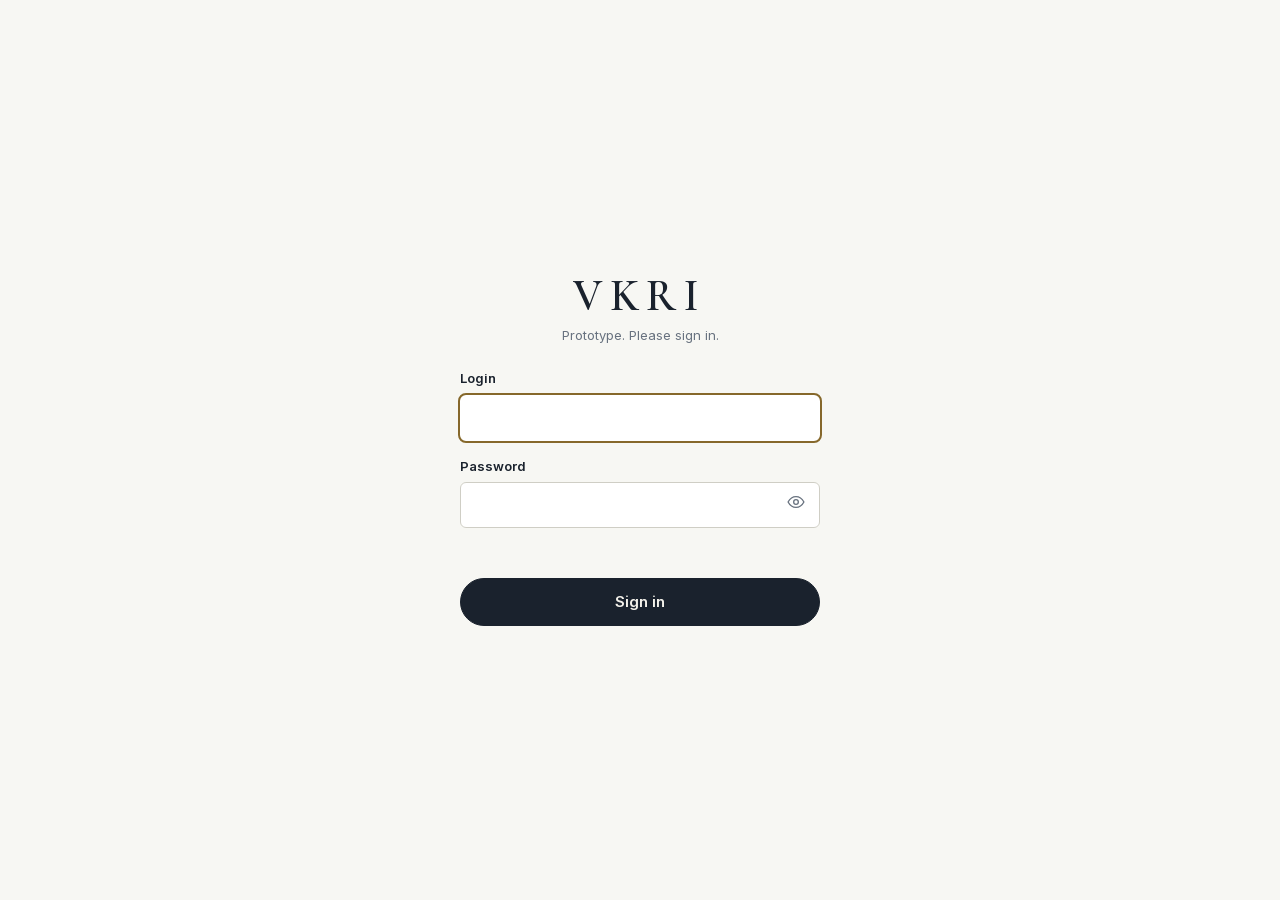
<file: index.html>
<!doctype html>
<html lang="en">
<head>
<meta charset="utf-8">
<script src="shared/gate.js?v=cdd617fdee" data-login="login.html"></script>
<meta name="robots" content="noindex, nofollow">
<meta name="viewport" content="width=device-width, initial-scale=1, viewport-fit=cover">
<meta name="theme-color" content="#F7F7F3">
<link rel="icon" href="data:,">
<title>VKRI Prototype</title>
<link rel="stylesheet" href="shared/tokens.css?v=498dd84ca2">
<link rel="stylesheet" href="shared/ui.css?v=e597a6e3cf">
<link rel="stylesheet" href="shared/tour.css?v=8158b948fa">
<style>
  .wrap { max-width: 1080px; margin: 0 auto; padding: calc(var(--s6) + var(--safe-t)) var(--s4) var(--s7); display: flex; flex-direction: column; gap: var(--s6); }
  .brand { font-family: var(--display); font-size: 2.75rem; font-weight: 600; letter-spacing: .18em; line-height: 1; }
  .cols { display: grid; grid-template-columns: repeat(2, minmax(0, 1fr)); gap: var(--s5); align-items: start; }
  .who { display: flex; align-items: center; gap: var(--s3); width: 100%; padding: var(--s3) var(--s5); min-height: 60px; }
  .who:hover { background: var(--sunken); }
  .who .icon { margin-left: auto; color: var(--ink-3); }
  .steps { display: grid; grid-template-columns: repeat(3, minmax(0, 1fr)); gap: var(--s4); }
  .steps li { padding: var(--s4); border-top: 2px solid var(--brass); background: var(--surface); font-size: var(--t-sm); color: var(--ink-2); }
  .steps .n { font-family: var(--display); font-size: 1.5rem; color: var(--brass); font-variant-numeric: lining-nums; }
  /* The one loud thing on the page: a dark block with two gold buttons. */
  .tourbox { display: flex; align-items: center; justify-content: space-between; gap: var(--s4) var(--s6); flex-wrap: wrap; padding: var(--s5) var(--s6); background: var(--night); color: var(--on-night); border-radius: var(--r3); }
  .tourbox > .col { flex: 1 1 320px; }
  .tour-btns { display: flex; gap: var(--s3); flex: 0 0 auto; }
  .tourbox .eyebrow { color: #E2C27A; }
  .tourbox p { color: var(--on-night-2); }
  .tourbox .btn { min-height: 52px; padding: 0 var(--s5); font-size: var(--t-md); border: 0; background: #E2C27A; color: var(--ink); box-shadow: 0 6px 18px rgba(226, 194, 122, .28); transition: transform .15s, background .15s, box-shadow .15s; }
  .tourbox .btn:hover { background: #EDD294; transform: translateY(-1px); box-shadow: 0 10px 24px rgba(226, 194, 122, .36); }
  .tourbox .btn.alt { background: transparent; color: var(--on-night); box-shadow: inset 0 0 0 1.5px #E2C27A; }
  .tourbox .btn.alt:hover { background: rgba(226, 194, 122, .14); }
  .tourbox .btn .icon { width: 18px; height: 18px; }
  @media (max-width: 767px) { .cols, .steps { grid-template-columns: 1fr; } .brand { font-size: 2.125rem; } .tourbox { padding: var(--s5); } .tour-btns { flex: 1 1 100%; flex-direction: column; } .tourbox .btn { width: 100%; } }
</style>
</head>
<body>
<div class="wrap" id="app"></div>
<script src="backend/seed/core.js?v=67190d07f0"></script>
<script src="backend/seed/como.js?v=da07258701"></script>
<script src="backend/seed/sorrento.js?v=be5e4d379e"></script>
<script src="backend/seed/paris.js?v=9b2e776336"></script>
<script src="backend/db.js?v=f1151fd6e8"></script>
<script src="backend/api.js?v=0df83279a1"></script>
<script src="shared/format.js?v=0dc202e28c"></script>
<script src="shared/ui.js?v=7417dcf75d"></script>
<script src="shared/tour.js?v=93129cfe6c"></script>
<script>
(function () {
  'use strict';
  var ui = VKRI.ui, esc = ui.esc, fmt = VKRI.fmt;
  function render() {
    var api = VKRI.api.for('u_riccardo');
    var weddings = {};
    api.list('weddings').forEach(function (w) { weddings[w.id] = w; });
    var users = api.list('users');
    var planners = users.filter(function (u) { return u.type === 'planner'; });
    var couples = users.filter(function (u) { return u.type === 'couple' && weddings[u.wedding_id]; });
    var shared = VKRI.api.mode() === 'server';
    document.getElementById('app').innerHTML =
      '<header class="col gap-2"><div class="brand">VKRI</div><p class="soft">Prototype: one system, two interfaces. Choose who you are.</p></header>' +
      '<div class="cols">' +
      '<section class="panel"><div class="panel-head"><h2 class="display d-sm">Planning team</h2><span class="xs muted">Planner CRM</span></div><div class="list">' +
      planners.map(function (u) {
        return '<button class="who" data-login="' + u.id + '" data-to="planner/index.html">' + ui.avatar(u, 'lg') + '<span class="col gap-1"><span class="strong">' + esc(u.name) + '</span><span class="xs muted">' + esc(u.title) + '</span></span>' + ui.icon('chevron') + '</button>';
      }).join('') + '</div></section>' +
      '<section class="panel"><div class="panel-head"><h2 class="display d-sm">Couples</h2><span class="xs muted">Couple portal</span></div><div class="list">' +
      couples.map(function (u) {
        var w = weddings[u.wedding_id];
        return '<button class="who" data-wedding="' + w.id + '" data-login="' + u.id + '" data-to="couple/index.html">' + ui.avatar(u, 'lg') + '<span class="col gap-1"><span class="strong">' + esc(u.name) + '</span><span class="xs muted">' + esc(w.title) + ' · ' + fmt.range(w.start_date, w.end_date) + '</span></span>' + ui.icon('chevron') + '</button>';
      }).join('') + '</div></section></div>' +
      '<section class="tourbox"><div class="col gap-2"><span class="eyebrow">Two minutes</span><h2 class="display d-md">New here? Take the tour</h2><p>Eight short steps through the main screens. Then it steps aside and you explore on your own.</p></div>' +
      '<div class="tour-btns"><button class="btn" data-tour-start="planner">Tour the planner CRM' + ui.icon('arrow') + '</button><button class="btn alt" data-tour-start="couple">Tour the couple portal' + ui.icon('arrow') + '</button></div></section>' +
      '<section class="col gap-3"><h2 class="display d-sm">Try this</h2><ol class="steps">' +
      '<li><div class="n">1</div>Open this page on the iPhone and sign in as <span class="strong">Olivia &amp; Henry</span>. On the MacBook, sign in as <span class="strong">Sonia</span> and open Lake Como, Phases, 3.1.</li>' +
      '<li><div class="n">2</div>On the phone, open a decision under <span class="strong">Needs you</span> and choose an option. On the laptop, "Waiting on the couple" updates by itself.</li>' +
      '<li><div class="n">3</div>As Sonia, add an internal note and a visible comment on that page. Then use <span class="strong">View as couple</span>: under "Notes from your planners" only the visible one is there.</li></ol></section>' +
      '<footer class="row between wrap small muted"><span>' + (shared ? 'Shared mode: every device on this Wi-Fi sees the same data.' : 'Local mode: data lives in this browser. Run <code>python3 serve.py</code> to share it with a phone.') + '</span>' +
      '<span class="row gap-3 wrap"><a class="link" href="test-tasks.html">Test sheet for testers</a><button class="btn sm" id="reset">Reset demo data</button>' +
        '<span class="small muted">Signed in as ' + esc(VKRIGate.account().toUpperCase()) + '</span><button class="btn sm ghost" id="signout">Sign out</button></span></footer>' + ui.demoFlag();
  }
  document.addEventListener('click', function (e) {
    var t = e.target.closest('[data-tour-start]');
    if (t) {
      var role = t.getAttribute('data-tour-start');
      VKRI.tour.begin(role);
      VKRI.api.login(role === 'planner' ? 'u_sonia' : 'c_como');
      location.href = role === 'planner' ? 'planner/index.html#/portfolio' : 'couple/index.html#/home';
      return;
    }
    var b = e.target.closest('[data-login]');
    if (b) { VKRI.tour.begin(null); VKRI.api.login(b.getAttribute('data-login')); location.href = b.getAttribute('data-to'); return; }
    if (e.target.closest('#signout')) { VKRIGate.signOut(); location.replace('login.html'); return; }
    if (e.target.closest('#reset')) { VKRI.api.reset(); ui.toast('Demo data is back to the start'); }
  });
  VKRI.api.onChange(render);
  render();
})();
</script>
</body>
</html>
</file>
<file: shared/tokens.css>
/* VKRI design tokens. Light theme only in v1 (tokens are ready for a dark set later).
   Layout idea: quiet paper ground, ink text, hairlines instead of boxes; brass only for accents;
   each wedding carries its own signature colour (camelia / limone / lumiere). */
@font-face { font-family: 'Cormorant Garamond'; font-style: normal; font-weight: 400 700; font-display: swap; src: url('fonts/cormorant-garamond.woff2') format('woff2'); }
@font-face { font-family: 'Cormorant Garamond'; font-style: italic; font-weight: 400 700; font-display: swap; src: url('fonts/cormorant-garamond-italic.woff2') format('woff2'); }
@font-face { font-family: 'Inter'; font-style: normal; font-weight: 400 700; font-display: swap; src: url('fonts/inter.woff2') format('woff2'); }

:root {
  color-scheme: light;
  /* ground and ink */
  --paper: #F7F7F3;
  --surface: #FFFFFF;
  --sunken: #F0F0EA;
  --ink: #1A222D;
  --ink-2: #47515E;
  --ink-3: #68727F;
  --line: #E3E2DB;
  --line-2: #CFCEC5;
  /* accent */
  --brass: #86682B;
  --brass-soft: #F2ECDC;
  --night: #1A222D;
  --on-night: #F3F1EA;
  --on-night-2: #A9B0BA;
  /* state (never used as an accent) */
  --good: #2C7355; --good-soft: #E3F1EA;
  --warn: #8F5E0F; --warn-soft: #FAEFD6;
  --crit: #A93A32; --crit-soft: #F9E4E1;
  --info: #35618F; --info-soft: #E3ECF6;
  --idle: #68727F; --idle-soft: #ECECE6;
  /* wedding signature colours */
  --camelia: #9F4458; --camelia-soft: #F6E6E9;
  --limone: #6F7A1F; --limone-soft: #EFF1DA;
  --lumiere: #3A558F; --lumiere-soft: #E4E9F5;
  --wed: var(--brass); --wed-soft: var(--brass-soft);
  /* type */
  --display: 'Cormorant Garamond', 'Iowan Old Style', 'Palatino Linotype', Georgia, serif;
  --body: 'Inter', -apple-system, BlinkMacSystemFont, 'Segoe UI', sans-serif;
  --t-xs: 0.75rem; --t-sm: 0.8125rem; --t-md: 0.9375rem; --t-lg: 1.0625rem;
  --d-sm: 1.375rem; --d-md: 1.75rem; --d-lg: 2.375rem; --d-xl: 3.25rem;
  /* space and shape */
  --s1: 4px; --s2: 8px; --s3: 12px; --s4: 16px; --s5: 24px; --s6: 32px; --s7: 48px;
  --r1: 6px; --r2: 10px; --r3: 16px;
  --shadow: 0 1px 2px rgba(26, 34, 45, .06), 0 8px 24px rgba(26, 34, 45, .08);
  --safe-b: env(safe-area-inset-bottom, 0px); --safe-t: env(safe-area-inset-top, 0px);
}
[data-wedding="como"] { --wed: var(--camelia); --wed-soft: var(--camelia-soft); }
[data-wedding="sorrento"] { --wed: var(--limone); --wed-soft: var(--limone-soft); }
[data-wedding="paris"] { --wed: var(--lumiere); --wed-soft: var(--lumiere-soft); }
</file>
<file: shared/ui.css>
/* VKRI shared UI kit: reset, type, and the components both interfaces use. */
*, *::before, *::after { box-sizing: border-box; }
html { -webkit-text-size-adjust: 100%; }
html, body { margin: 0; height: 100%; }
body { background: var(--paper); color: var(--ink); font: 400 var(--t-md)/1.5 var(--body); -webkit-font-smoothing: antialiased; }
h1, h2, h3, h4, p, ul, ol, figure { margin: 0; }
ul, ol { padding: 0; list-style: none; }
a { color: inherit; }
button, input, select, textarea { font: inherit; color: inherit; }
button { cursor: pointer; background: none; border: 0; padding: 0; text-align: inherit; }
[hidden] { display: none !important; }
:focus-visible { outline: 2px solid var(--brass); outline-offset: 2px; border-radius: 4px; }
@media (prefers-reduced-motion: reduce) { * { animation: none !important; transition: none !important; } }

/* type */
.display { font-family: var(--display); font-weight: 500; line-height: 1.08; letter-spacing: -0.01em; text-wrap: balance; }
.d-xl { font-size: var(--d-xl); } .d-lg { font-size: var(--d-lg); } .d-md { font-size: var(--d-md); } .d-sm { font-size: var(--d-sm); line-height: 1.2; }
.eyebrow { font-size: var(--t-xs); font-weight: 600; letter-spacing: .09em; text-transform: uppercase; color: var(--ink-3); }
.muted { color: var(--ink-3); } .soft { color: var(--ink-2); }
.small { font-size: var(--t-sm); } .xs { font-size: var(--t-xs); }
.num { font-variant-numeric: tabular-nums; }
.strong { font-weight: 600; }
.italic { font-style: italic; }
.nowrap { white-space: nowrap; }
.truncate { overflow: hidden; text-overflow: ellipsis; white-space: nowrap; min-width: 0; }

/* layout helpers */
.row { display: flex; align-items: center; gap: var(--s3); min-width: 0; }
.row.wrap { flex-wrap: wrap; }
.between { justify-content: space-between; }
.col { display: flex; flex-direction: column; gap: var(--s3); min-width: 0; }
.grow { flex: 1 1 0; min-width: 0; }
.gap-1 { gap: var(--s1); } .gap-2 { gap: var(--s2); } .gap-4 { gap: var(--s4); } .gap-5 { gap: var(--s5); } .gap-6 { gap: var(--s6); }
.grid { display: grid; gap: var(--s4); }
.scroll-x { overflow-x: auto; -webkit-overflow-scrolling: touch; }

/* surfaces */
.panel { background: var(--surface); border: 1px solid var(--line); border-radius: var(--r2); }
.panel-pad { padding: var(--s4) var(--s5); }
.panel-head { display: flex; align-items: center; justify-content: space-between; gap: var(--s3); padding: var(--s3) var(--s5); border-bottom: 1px solid var(--line); }
.rule { border: 0; border-top: 1px solid var(--line); margin: 0; }
.list > * + * { border-top: 1px solid var(--line); }

/* buttons */
.btn { display: inline-flex; align-items: center; justify-content: center; gap: var(--s2); min-height: 44px; padding: 0 var(--s4); border-radius: 999px;
  border: 1px solid var(--line-2); background: var(--surface); font-weight: 600; font-size: var(--t-sm); white-space: nowrap; text-decoration: none; transition: background .15s, border-color .15s; }
.btn:hover { border-color: var(--ink-3); }
.btn.primary { background: var(--ink); color: var(--on-night); border-color: var(--ink); }
.btn.primary:hover { background: #2A3544; }
.btn.accent { background: var(--wed); color: #fff; border-color: var(--wed); }
.btn.ghost { border-color: transparent; background: transparent; }
.btn.ghost:hover { background: var(--sunken); }
.btn.sm { min-height: 34px; padding: 0 var(--s3); font-size: var(--t-xs); }
.btn.block { width: 100%; }
@media (max-width: 767px) { .btn.sm { min-height: 44px; padding: 0 var(--s4); } }
.link { color: var(--ink); text-decoration: underline; text-decoration-color: var(--line-2); text-underline-offset: 3px; }
.link:hover { text-decoration-color: var(--ink); }

/* pills: state is always a word plus a colour, never colour alone */
.pill { display: inline-flex; align-items: center; gap: 6px; padding: 2px 10px; border-radius: 999px; font-size: var(--t-xs); font-weight: 600; white-space: nowrap;
  background: var(--idle-soft); color: var(--ink-2); }
.pill::before { content: ''; width: 6px; height: 6px; border-radius: 50%; background: currentColor; flex: none; }
.pill.good { background: var(--good-soft); color: var(--good); }
.pill.warn { background: var(--warn-soft); color: var(--warn); }
.pill.crit { background: var(--crit-soft); color: var(--crit); }
.pill.info { background: var(--info-soft); color: var(--info); }
.pill.wed { background: var(--wed-soft); color: var(--wed); }
.pill.plain::before { display: none; }
.tag { display: inline-flex; align-items: center; gap: 4px; padding: 1px 8px; border: 1px solid var(--line-2); border-radius: 4px; font-size: var(--t-xs); color: var(--ink-2); white-space: nowrap; }
.tag.internal { border-color: var(--warn); color: var(--warn); background: var(--warn-soft); }
.tag.public { border-color: var(--good); color: var(--good); background: var(--good-soft); }

/* avatar */
.avatar { display: inline-flex; align-items: center; justify-content: center; width: 28px; height: 28px; border-radius: 50%; flex: none;
  background: var(--sunken); color: var(--ink-2); font-size: 0.6875rem; font-weight: 700; letter-spacing: .02em; border: 1px solid var(--line-2); }
.avatar.lg { width: 44px; height: 44px; font-size: var(--t-sm); }
.avatar.couple { background: var(--wed-soft); color: var(--wed); border-color: transparent; }

/* progress */
.bar { height: 6px; border-radius: 3px; background: var(--sunken); overflow: hidden; }
.bar > i { display: block; height: 100%; border-radius: 3px; background: var(--ink); }
.bar.wed > i { background: var(--wed); } .bar.good > i { background: var(--good); } .bar.crit > i { background: var(--crit); }
.bar.thin { height: 4px; }

/* tables */
.table { width: 100%; border-collapse: collapse; font-size: var(--t-sm); }
.table th { text-align: left; font-weight: 600; font-size: var(--t-xs); letter-spacing: .06em; text-transform: uppercase; color: var(--ink-3); padding: var(--s2) var(--s3); border-bottom: 1px solid var(--line-2); white-space: nowrap; }
.table td { padding: var(--s3); border-bottom: 1px solid var(--line); vertical-align: top; }
.table tr:last-child td { border-bottom: 0; }
.table .r { text-align: right; font-variant-numeric: tabular-nums; }
.table tbody tr.click { cursor: pointer; }
.table tbody tr.click:hover { background: var(--sunken); }

/* tabs and segmented control */
.tabs { display: flex; gap: var(--s5); border-bottom: 1px solid var(--line); overflow-x: auto; scrollbar-width: none; }
.tabs::-webkit-scrollbar { display: none; }
.tabs a, .tabs button { padding: var(--s3) 0; font-size: var(--t-sm); font-weight: 600; color: var(--ink-3); text-decoration: none; white-space: nowrap; border-bottom: 2px solid transparent; margin-bottom: -1px; min-height: 44px; display: inline-flex; align-items: center; }
.tabs .on { color: var(--ink); border-bottom-color: var(--wed); }
.seg { display: inline-flex; padding: 3px; border-radius: 999px; background: var(--sunken); gap: 2px; }
.seg button { min-height: 34px; padding: 0 var(--s4); border-radius: 999px; font-size: var(--t-sm); font-weight: 600; color: var(--ink-2); }
.seg button.on { background: var(--surface); color: var(--ink); box-shadow: 0 1px 2px rgba(26, 34, 45, .12); }

/* forms */
.field { display: flex; flex-direction: column; gap: 6px; font-size: var(--t-sm); }
.field > span { font-weight: 600; }
.input, .select, .textarea { width: 100%; min-height: 44px; padding: 10px 12px; border: 1px solid var(--line-2); border-radius: var(--r1); background: var(--surface); font-size: 1rem; }
.textarea { min-height: 96px; resize: vertical; }
.input:focus, .select:focus, .textarea:focus { outline: 2px solid var(--brass); outline-offset: 0; border-color: transparent; }
.check { display: inline-flex; align-items: center; gap: var(--s2); min-height: 44px; font-size: var(--t-sm); cursor: pointer; }
.check input { width: 18px; height: 18px; accent-color: var(--ink); }

/* key/value */
.kv { display: grid; grid-template-columns: minmax(96px, 30%) 1fr; gap: 6px var(--s4); font-size: var(--t-sm); }
.kv dt { color: var(--ink-3); } .kv dd { margin: 0; min-width: 0; overflow-wrap: anywhere; }

/* sheet: bottom sheet on phones, right-hand drawer on laptops */
.sheet-wrap { position: fixed; inset: 0; z-index: 60; display: flex; justify-content: flex-end; background: rgba(26, 34, 45, .38); }
.sheet { background: var(--surface); width: min(520px, 100%); height: 100%; overflow-y: auto; padding: var(--s5); padding-bottom: calc(var(--s5) + var(--safe-b)); box-shadow: var(--shadow); display: flex; flex-direction: column; gap: var(--s4); }
.sheet-close { align-self: flex-end; min-width: 44px; min-height: 44px; display: inline-flex; align-items: center; justify-content: center; border-radius: 50%; margin: calc(-1 * var(--s3)) calc(-1 * var(--s3)) 0 0; }
.sheet-close:hover { background: var(--sunken); }
@media (max-width: 767px) {
  .sheet-wrap { align-items: flex-end; }
  .sheet { width: 100%; height: auto; max-height: 88dvh; border-radius: var(--r3) var(--r3) 0 0; }
}

/* toast */
.toast { position: fixed; left: 50%; bottom: calc(88px + var(--safe-b)); transform: translateX(-50%); z-index: 80; background: var(--ink); color: var(--on-night);
  padding: 10px 18px; border-radius: 999px; font-size: var(--t-sm); font-weight: 600; box-shadow: var(--shadow); max-width: calc(100vw - 32px); text-align: center; }

/* misc */
.demo-flag { font-size: var(--t-xs); color: var(--ink-3); text-align: center; padding: var(--s5) var(--s4); }
.empty { padding: var(--s6) var(--s4); text-align: center; color: var(--ink-3); font-size: var(--t-sm); }
.dot { width: 8px; height: 8px; border-radius: 50%; background: var(--wed); flex: none; display: inline-block; }
.icon { width: 18px; height: 18px; flex: none; stroke: currentColor; fill: none; stroke-width: 1.6; stroke-linecap: round; stroke-linejoin: round; }
.stat .n { font-family: var(--display); font-size: var(--d-md); font-weight: 500; line-height: 1; font-variant-numeric: tabular-nums lining-nums; }
.stat .l { font-size: var(--t-xs); color: var(--ink-3); margin-top: 6px; }
.tone-late, .tone-crit { color: var(--crit); } .tone-soon, .tone-today, .tone-warn { color: var(--warn); } .tone-good { color: var(--good); }

/* back / forward inside the interface: two quiet arrows */
.navarrows { display: inline-flex; align-items: center; gap: 2px; margin-left: -10px; }
.navarrows button { width: 40px; height: 40px; display: inline-flex; align-items: center; justify-content: center; border-radius: 50%; color: var(--ink-2); transition: background .15s; }
.navarrows button:hover:not(:disabled) { background: var(--sunken); color: var(--ink); }
.navarrows button:disabled { color: var(--line-2); cursor: default; }
.navarrows .icon { width: 20px; height: 20px; stroke-width: 1.5; }
@media (max-width: 767px) { .navarrows button { width: 44px; height: 44px; } }
.demo-flag { padding: var(--s4); }
</file>
<file: shared/tour.css>
/* Guided tour: a spotlight on one part of the screen and a card that explains it. */
.tour { position: fixed; inset: 0; z-index: 90; }
.tour-block { position: absolute; inset: 0; }                       /* swallows clicks on the page underneath */
.tour-spot { position: fixed; border-radius: var(--r2); box-shadow: 0 0 0 200vmax rgba(26, 34, 45, .62); outline: 2px solid var(--on-night); outline-offset: 0; transition: left .2s, top .2s, width .2s, height .2s; pointer-events: none; }
.tour-card { position: fixed; background: var(--surface); border-radius: var(--r3); padding: var(--s5); box-shadow: var(--shadow); display: flex; flex-direction: column; gap: var(--s3); max-width: calc(100vw - 32px); }
.tour-card.docked { left: 12px; right: 12px; bottom: calc(12px + var(--safe-b)); }
.tour-count { font-size: var(--t-xs); font-weight: 600; letter-spacing: .09em; text-transform: uppercase; color: var(--brass); }
.tour-body { font-size: var(--t-md); color: var(--ink-2); }
.tour-actions { display: flex; align-items: center; gap: var(--s2); margin-top: var(--s2); }
.tour-actions .btn.sm { min-height: 44px; padding: 0 var(--s4); }
@media (prefers-reduced-motion: reduce) { .tour-spot { transition: none; } }
</file>
<file: couple/couple.css>
/* Couple portal: calm, editorial, phone first (402-440 wide), then laptop. */
.capp { min-height: 100dvh; display: grid; grid-template-columns: minmax(0, 1fr); }
.crail { display: none; }
.ctop { display: flex; align-items: center; justify-content: space-between; padding: calc(var(--s3) + var(--safe-t)) var(--s4) var(--s3); }
.ctop .brand { font-family: var(--display); font-size: 1.375rem; font-weight: 600; letter-spacing: .16em; text-decoration: none; }
.cmain { padding: 0 var(--s4) calc(92px + var(--safe-b)); display: flex; flex-direction: column; gap: var(--s5); min-width: 0; }
.ctabs { position: fixed; left: 0; right: 0; bottom: 0; z-index: 40; display: grid; grid-template-columns: repeat(5, 1fr); background: var(--surface); border-top: 1px solid var(--line); padding-bottom: var(--safe-b); }
.ctabs a { display: flex; flex-direction: column; align-items: center; gap: 2px; padding: 9px 0 7px; min-height: 56px; font-size: 0.6875rem; font-weight: 600; color: var(--ink-3); text-decoration: none; position: relative; }
.ctabs a.on { color: var(--wed); }
.ctabs .count { position: absolute; top: 5px; left: 56%; min-width: 17px; text-align: center; font-size: 0.625rem; background: var(--wed); color: #fff; border-radius: 999px; padding: 1px 5px; font-weight: 700; }
.preview { background: var(--night); color: var(--on-night); font-size: var(--t-xs); text-align: center; padding: calc(6px + var(--safe-t)) var(--s4) 6px; }
.preview + .capp .ctop { padding-top: var(--s3); }

/* home */
.hero { background: var(--wed-soft); border-radius: var(--r3); padding: var(--s5); display: flex; flex-direction: column; gap: var(--s3); }
.hero .count { font-family: var(--display); font-size: 4.5rem; line-height: .9; font-weight: 500; color: var(--wed); font-variant-numeric: lining-nums; }
.hero .display em { font-style: italic; color: var(--wed); }
.sec-head { display: flex; align-items: baseline; justify-content: space-between; gap: var(--s1) var(--s3); flex-wrap: wrap; }
.sec-head > .display { white-space: nowrap; }
.need { display: flex; flex-direction: column; gap: var(--s3); padding: var(--s4); border: 1px solid var(--line); border-left: 3px solid var(--wed); border-radius: var(--r2); background: var(--surface); width: 100%; }
.need:hover { border-color: var(--line-2); border-left-color: var(--wed); }
.need .when { font-size: var(--t-xs); font-weight: 600; }
.home-grid { display: grid; gap: var(--s5); grid-template-columns: minmax(0, 1fr); }
.budget-box { display: grid; grid-template-columns: auto minmax(0, 1fr); gap: var(--s4); align-items: center; }
.hands { display: grid; grid-template-columns: 1fr 1fr; }
.hands > div { padding: var(--s4); text-align: center; }
.hands > div + div { border-left: 1px solid var(--line); }
.hands .n { font-family: var(--display); font-size: 2.75rem; line-height: 1; font-weight: 500; font-variant-numeric: lining-nums; }
.letter li { position: relative; padding-left: 18px; font-size: var(--t-sm); color: var(--ink-2); }
.letter li::before { content: ''; position: absolute; left: 2px; top: .62em; width: 7px; height: 1px; background: var(--wed); }
.opt { border: 1px solid var(--line-2); border-radius: var(--r2); padding: var(--s4); display: flex; flex-direction: column; gap: var(--s2); }
.opt.rec { border-color: var(--wed); box-shadow: inset 0 0 0 1px var(--wed); }
.opt .price { font-family: var(--display); font-size: 1.5rem; font-weight: 500; font-variant-numeric: lining-nums; }

@media (min-width: 900px) {
  .capp { grid-template-columns: 248px minmax(0, 1fr); }
  .ctop, .ctabs { display: none; }
  .crail { display: flex; flex-direction: column; gap: var(--s5); padding: var(--s6) var(--s5); border-right: 1px solid var(--line); position: sticky; top: 0; height: 100dvh; }
  .crail .brand { font-family: var(--display); font-size: 1.75rem; font-weight: 600; letter-spacing: .16em; }
  .crail nav { display: flex; flex-direction: column; gap: 2px; }
  .crail nav a { display: flex; align-items: center; gap: var(--s3); padding: 10px var(--s3); border-radius: var(--r1); text-decoration: none; font-size: var(--t-md); font-weight: 500; color: var(--ink-2); }
  .crail nav a:hover { background: var(--sunken); }
  .crail nav a.on { color: var(--ink); background: var(--wed-soft); }
  .crail nav .count { margin-left: auto; font-size: var(--t-xs); background: var(--wed); color: #fff; border-radius: 999px; padding: 0 7px; font-weight: 700; }
  .crail .who { margin-top: auto; font-size: var(--t-sm); display: flex; gap: var(--s3); align-items: center; }
  .cmain { padding: var(--s6) var(--s7) var(--s7); max-width: 1180px; gap: var(--s6); }
  .hero { padding: var(--s6) var(--s7); flex-direction: row; align-items: flex-end; justify-content: space-between; }
  .hero .count { font-size: 6.5rem; }
  .home-grid { grid-template-columns: minmax(0, 1.25fr) minmax(0, 1fr); align-items: start; }
  .needs { display: grid; grid-template-columns: repeat(auto-fit, minmax(240px, 1fr)); gap: var(--s4); }
}
@media (max-width: 899px) { .needs { display: flex; flex-direction: column; gap: var(--s3); } }

/* ---------- shared screen parts (decisions, budget, guests, documents, weekend, updates) ---------- */
.sr { position: absolute; width: 1px; height: 1px; overflow: hidden; clip: rect(0 0 0 0); white-space: nowrap; }
.phead { display: flex; flex-direction: column; gap: var(--s4); padding-top: var(--s2); }
.phead p.soft { max-width: 62ch; font-size: var(--t-md); }
.phead > :not(.col) { align-self: flex-start; }
.lr { align-items: flex-end; text-align: right; flex: none; }
.cseg button { min-height: 44px; }
.filters.two { display: grid; grid-template-columns: minmax(0, 1fr) minmax(0, 1fr); gap: var(--s3); }
.quick a { display: flex; align-items: center; gap: var(--s3); padding: var(--s3) var(--s4); min-height: 60px; text-decoration: none; }
.quick a:hover { background: var(--sunken); }
.quick .qi { width: 36px; height: 36px; border-radius: 50%; background: var(--wed-soft); color: var(--wed); display: inline-flex; align-items: center; justify-content: center; flex: none; }
.quick > a > .icon:last-child { color: var(--ink-3); }
.chev { display: inline-flex; color: var(--ink-3); transition: transform .15s; }
.open > .cat-head .chev, .lcard.open .chev { transform: rotate(90deg); }
.tag.vip { border-color: var(--wed); color: var(--wed); background: var(--wed-soft); font-weight: 600; }
.tag.allergy { border-color: var(--crit); color: var(--crit); background: var(--crit-soft); font-weight: 600; }
.tag .icon { width: 12px; height: 12px; }

/* decisions */
.dq-grid { display: grid; gap: var(--s3); grid-template-columns: minmax(0, 1fr); }
.dq { display: flex; flex-direction: column; gap: var(--s2); padding: var(--s4); border-radius: var(--r2); background: var(--surface); border: 1px solid var(--line); width: 100%; min-width: 0; }
.dq.locked { background: transparent; border-style: dashed; border-color: var(--line-2); color: var(--ink-2); }
.dq.locked .icon { width: 14px; height: 14px; }
.dq.done:hover { border-color: var(--line-2); }

/* budget: the three numbers */
.picture .three { display: grid; grid-template-columns: repeat(3, minmax(0, 1fr)); gap: var(--s3); }
.picture .three .stat .n { font-size: clamp(1.125rem, 5.4vw, 1.5rem); }
.money2 { display: inline-flex; flex-direction: column; align-items: flex-end; line-height: 1.3; }
.picture .fx { border-left: 2px solid var(--line-2); padding-left: var(--s3); }
.facts-list { display: flex; flex-direction: column; gap: 0; border-top: 1px solid var(--line); }
.facts-list li { display: grid; grid-template-columns: minmax(96px, 34%) minmax(0, 1fr); gap: var(--s3); padding: var(--s2) 0; border-bottom: 1px solid var(--line); }
/* charts: one scale per chart, values as ink text, legend when there is more than one series */
.legend { display: flex; flex-wrap: wrap; gap: var(--s1) var(--s4); font-size: var(--t-xs); color: var(--ink-2); }
.legend span { display: inline-flex; align-items: center; gap: 6px; }
.sw { display: inline-block; width: 12px; height: 10px; border-radius: 2px; }
.sw-paid { background: var(--wed); }
.sw-fc, .sw-pend { background: color-mix(in srgb, var(--wed) 30%, var(--surface)); }
.sw-mark { width: 2px; height: 14px; background: var(--ink); border-radius: 1px; }
.sw-over { background: repeating-linear-gradient(135deg, var(--crit) 0 2px, var(--crit-soft) 2px 4px); }
.sw-track { background: var(--line-2); }
.bullet { position: relative; height: 12px; margin: 6px 0; }
.bullet i { position: absolute; top: 0; bottom: 0; left: 0; display: block; border-radius: 0 4px 4px 0; }
.bullet .b-fc { background: color-mix(in srgb, var(--wed) 30%, var(--surface)); }
.bullet .b-paid { background: var(--wed); box-shadow: 2px 0 0 var(--surface); }
.bullet .b-over { background: repeating-linear-gradient(135deg, var(--crit) 0 3px, var(--crit-soft) 3px 6px); border-radius: 0 4px 4px 0; box-shadow: -2px 0 0 var(--surface); }
.bullet .b-mark { width: 2px; top: -4px; bottom: -4px; margin-left: -1px; background: var(--ink); border-radius: 1px; }
.bnums { display: grid; grid-template-columns: repeat(3, minmax(0, 1fr)); gap: var(--s2); }
.bnums > span { display: flex; flex-direction: column; min-width: 0; }
.cats { display: flex; flex-direction: column; }
.cat { border-top: 1px solid var(--line); }
.cat-head { display: flex; flex-direction: column; gap: var(--s2); width: 100%; padding: var(--s3) 0; min-height: 44px; }
.cat-head:hover .strong { text-decoration: underline; text-decoration-color: var(--line-2); text-underline-offset: 3px; }
.lines { display: flex; flex-direction: column; margin: 0 0 var(--s3); padding-left: var(--s3); border-left: 2px solid var(--wed-soft); }
.lines.flat { margin: 0; padding: 0; border-left: 0; }
.lines li, .lines .line-btn { display: flex; align-items: flex-start; justify-content: space-between; gap: var(--s3); padding: var(--s2) 0; min-width: 0; }
.lines li + li { border-top: 1px solid var(--line); }
.lines li:has(> .line-btn) { padding: 0; }
.lines .line-btn { width: 100%; min-height: 44px; }
.lines .line-btn:hover .strong { text-decoration: underline; text-decoration-color: var(--line-2); text-underline-offset: 3px; }
.strike { text-decoration: line-through; }
.fee { display: flex; align-items: center; justify-content: space-between; gap: var(--s4); border-left: 3px solid var(--ink); }
.bgrid { display: grid; gap: var(--s5); grid-template-columns: minmax(0, 1fr); align-items: start; }
.schedule { gap: 0; }
.schedule .payers { display: grid; grid-template-columns: repeat(auto-fit, minmax(140px, 1fr)); gap: var(--s4); }
.schedule .month { padding: var(--s3) var(--s5) var(--s2); border-top: 1px solid var(--line); }
.schedule .month > .eyebrow { margin-bottom: var(--s1); }
.when-col { display: flex; flex-direction: column; width: 52px; flex: none; }
.inv-cards { display: grid; gap: var(--s3); grid-template-columns: minmax(0, 1fr); }
.inv { border: 1px solid var(--line); border-radius: var(--r2); padding: var(--s3) var(--s4); display: flex; flex-direction: column; gap: var(--s2); background: var(--surface); min-width: 0; }
.inv .kv { grid-template-columns: 88px minmax(0, 1fr); gap: 2px var(--s3); }
.inv-table { display: none; }

/* guests */
.tiles { display: grid; grid-template-columns: repeat(3, minmax(0, 1fr)); gap: var(--s2); }
.tile { background: var(--surface); border: 1px solid var(--line); border-radius: var(--r2); padding: var(--s3); min-width: 0; }
.tile .n { font-size: 1.875rem; }
.ggrid { display: grid; gap: var(--s5); grid-template-columns: minmax(0, 1fr); align-items: start; }
.ev-counts { display: flex; flex-direction: column; gap: var(--s4); }
.ev-counts li { display: flex; flex-direction: column; gap: 6px; min-width: 0; }
.stack { display: flex; height: 10px; gap: 2px; }
.stack i { display: block; height: 100%; flex: none; }
.stack i:first-child { border-radius: 4px 0 0 4px; }
.stack i:last-child { border-radius: 0 4px 4px 0; }
.stack i[style*="width:0"] { display: none; }
.s-yes { background: var(--wed); }
.s-pend { background: color-mix(in srgb, var(--wed) 30%, var(--surface)); }
.s-no { background: var(--line-2); }
.hotels { display: flex; flex-direction: column; }
.hotels li { padding: var(--s3) 0; }
.hotels li + li { border-top: 1px solid var(--line); }
.g-cards { display: grid; gap: var(--s2); grid-template-columns: minmax(0, 1fr); }
.gcard { display: flex; flex-direction: column; gap: 6px; padding: var(--s3) var(--s4); border: 1px solid var(--line); border-radius: var(--r2); background: var(--surface); width: 100%; min-width: 0; min-height: 44px; }
.gcard:hover { border-color: var(--line-2); }
.g-table { display: none; }
.gfilters .check { min-height: 44px; }
.allergy-note { display: flex; gap: var(--s2); align-items: flex-start; padding: var(--s3); border-radius: var(--r1); background: var(--crit-soft); color: var(--crit); }
.allergy-note .icon { margin-top: 2px; }
.field.bare { border: 0; margin: 0; padding: 0; min-width: 0; }
.field.bare legend { padding: 0; margin-bottom: 6px; }
.radio-seg { display: grid; grid-template-columns: repeat(3, minmax(0, 1fr)); gap: 3px; padding: 3px; border-radius: 999px; background: var(--sunken); }
.radio-seg label { position: relative; display: flex; }
.radio-seg input { position: absolute; opacity: 0; inset: 0; margin: 0; cursor: pointer; }
.radio-seg span { flex: 1; display: flex; align-items: center; justify-content: center; min-height: 44px; padding: 0 var(--s2); border-radius: 999px; font-size: var(--t-sm); font-weight: 600; color: var(--ink-2); text-align: center; }
.radio-seg input:checked + span { background: var(--surface); color: var(--ink); box-shadow: 0 1px 2px rgba(26, 34, 45, .12); }
.radio-seg input:focus-visible + span { outline: 2px solid var(--brass); outline-offset: 1px; }
.ev-rsvp { display: flex; align-items: center; justify-content: space-between; gap: var(--s3); flex-wrap: wrap; }
.ev-rsvp .seg button { padding: 0 var(--s3); }

/* documents */
.dgrid { display: grid; gap: var(--s5); grid-template-columns: minmax(0, 1fr); align-items: start; }
.docs { display: flex; flex-direction: column; }
.doc { display: flex; align-items: center; justify-content: space-between; gap: var(--s3); padding: var(--s2) 0; }
.doc + .doc { border-top: 1px solid var(--line); }
.doc-link { display: flex; align-items: center; gap: var(--s3); min-height: 44px; text-decoration: none; min-width: 0; flex: 1 1 auto; }
a.doc-link:hover .strong { text-decoration: underline; text-decoration-color: var(--line-2); text-underline-offset: 3px; }
.di { width: 34px; height: 34px; border-radius: var(--r1); background: var(--sunken); color: var(--ink-2); display: inline-flex; align-items: center; justify-content: center; flex: none; }
.checklist { display: flex; flex-direction: column; }
.checklist li { display: flex; align-items: center; gap: var(--s3); padding: var(--s2) 0; min-height: 44px; }
.checklist li + li { border-top: 1px solid var(--line); }
.tick { width: 22px; height: 22px; border-radius: 50%; border: 1.5px solid var(--line-2); display: inline-flex; align-items: center; justify-content: center; flex: none; }
.checklist li.done .tick { background: var(--good); border-color: var(--good); color: #fff; }
.tick .icon { width: 14px; height: 14px; stroke-width: 2.4; }
.consent { border: 0; margin: 0; padding: 0; display: flex; flex-direction: column; gap: var(--s2); min-width: 0; }
.consent-opt { display: flex; gap: var(--s3); align-items: flex-start; padding: var(--s3); border: 1px solid var(--line-2); border-radius: var(--r2); cursor: pointer; min-height: 44px; }
.consent-opt.on { border-color: var(--wed); box-shadow: inset 0 0 0 1px var(--wed); background: var(--wed-soft); }
.consent-opt input { width: 20px; height: 20px; margin: 2px 0 0; accent-color: var(--wed); flex: none; }

/* weekend */
.days { display: grid; gap: var(--s6); grid-template-columns: minmax(0, 1fr); align-items: start; }
.day-head { display: flex; flex-direction: column; gap: 2px; padding-bottom: var(--s2); border-bottom: 1px solid var(--line-2); }
.ev { display: grid; grid-template-columns: 76px minmax(0, 1fr); gap: var(--s4); padding: var(--s4); background: var(--surface); border: 1px solid var(--line); border-radius: var(--r2); }
.ev-time { display: flex; flex-direction: column; gap: 2px; }
.ev-time .display { color: var(--wed); }
.ev-time .home { margin-top: var(--s2); padding-top: var(--s2); border-top: 1px solid var(--line); }
.ev h3 { font-size: var(--t-md); }
.ev .kv { grid-template-columns: 84px minmax(0, 1fr); gap: 2px var(--s3); }
.planb { display: flex; flex-direction: column; gap: 2px; padding: var(--s2) var(--s3); background: var(--sunken); border-radius: var(--r1); }
.risk-grid { display: grid; gap: var(--s3); grid-template-columns: minmax(0, 1fr); }
.risk h3 { font-size: var(--t-md); }

/* updates */
.ugrid { display: grid; gap: var(--s6); grid-template-columns: minmax(0, 1fr); align-items: start; }
.lcard { overflow: hidden; }
.lhead { display: flex; align-items: center; gap: var(--s3); width: 100%; padding: var(--s4) var(--s5); min-height: 44px; }
.lhead:hover { background: var(--sunken); }
.lbody { padding: 0 var(--s5) var(--s5); }
.budget-note { border-top: 1px solid var(--line); padding-top: var(--s3); }
.q .quote { border-left: 2px solid var(--line-2); padding-left: var(--s3); }
.trail { display: grid; grid-template-columns: repeat(3, minmax(0, 1fr)); gap: var(--s2); counter-reset: none; }
.trail li { display: flex; flex-direction: column; gap: 2px; padding-top: var(--s2); border-top: 2px solid var(--line); color: var(--ink-3); min-width: 0; }
.trail li.on { border-top-color: var(--wed); color: var(--ink); }
.answer { padding: var(--s3) var(--s4); background: var(--wed-soft); border-radius: var(--r2); color: var(--ink); }

@media (min-width: 768px) {
  .picture .three .stat .n { font-size: 2.25rem; }
  .filters.two { max-width: 620px; }
  .facts-list li { grid-template-columns: 180px minmax(0, 1fr); }
  .tiles { grid-template-columns: repeat(5, minmax(0, 1fr)); }
  .dq-grid, .inv-cards, .g-cards, .risk-grid { grid-template-columns: repeat(2, minmax(0, 1fr)); }
  .phead { flex-direction: row; align-items: flex-end; justify-content: space-between; }
  .phead > .col { flex: 1 1 auto; }
  .phead > :not(.col) { flex: none; }
}
@media (min-width: 1280px) {
  .bgrid { grid-template-columns: minmax(0, 1.35fr) minmax(0, 1fr); }
  .ggrid { grid-template-columns: minmax(0, 1fr) minmax(0, 1fr); }
  .dgrid { grid-template-columns: minmax(0, 1.4fr) minmax(0, 1fr); }
  .ugrid { grid-template-columns: minmax(0, 1.2fr) minmax(0, 1fr); }
  .dq-grid, .risk-grid { grid-template-columns: repeat(3, minmax(0, 1fr)); }
  .days { grid-template-columns: repeat(auto-fit, minmax(300px, 1fr)); gap: var(--s5); }
  .inv-cards, .g-cards { display: none; }
  .inv-table, .g-table { display: block; }
  .cseg button { min-height: 34px; }
}
@media (max-width: 767px) {
  .phead .d-lg { font-size: 2rem; }
  .lhead { padding: var(--s4); }
  .lbody { padding: 0 var(--s4) var(--s4); }
  .schedule .month { padding: var(--s3) var(--s4) var(--s2); }
  .trail { grid-template-columns: minmax(0, 1fr); gap: 0; }
  .trail li { flex-direction: row; justify-content: space-between; border-top: 0; border-left: 2px solid var(--line); padding: 4px 0 4px var(--s3); }
  .trail li.on { border-left-color: var(--wed); }
}
.g-table td:first-child { min-width: 170px; }
@media (min-width: 768px) { .gfilters { max-width: 620px; } }
.ev-rsvp .seg { margin-left: auto; }
.jump { display: flex; flex-wrap: nowrap; gap: var(--s2); overflow-x: auto; scrollbar-width: none; margin: 0 calc(-1 * var(--s4)); padding: 0 var(--s4); }
.jump::-webkit-scrollbar { display: none; }
.chip { flex: none; }
.chip { display: inline-flex; align-items: center; gap: 6px; min-height: 44px; padding: 0 var(--s4); border-radius: 999px; border: 1px solid var(--line-2); background: var(--surface); font-size: var(--t-sm); font-weight: 600; }
.chip:hover { border-color: var(--ink-3); }
[id^="docs-"] { scroll-margin-top: var(--s4); }
@media (min-width: 1280px) { .jump { display: none; } }
.phead .display, .ev-time .display, .stat .n, .fee .display, .day-head .display, .lhead .display { font-variant-numeric: lining-nums tabular-nums; }
@media (max-width: 767px) { .doc .btn.sm { min-height: 44px; } }

/* ---------- wave 3 fixes ---------- */
.ctopline { display: none; }
.me-link { text-decoration: none; display: inline-flex; align-items: center; justify-content: center; min-width: 44px; min-height: 44px; }
.work-row { display: flex; align-items: flex-start; gap: var(--s3); padding: var(--s3) var(--s5); }
.panel > .panel-head > .display { font-weight: 500; }
@media (min-width: 900px) {
  .ctopline { display: flex; align-items: center; min-height: 40px; margin: calc(-1 * var(--s4)) 0 calc(-1 * var(--s4)); }
}
@media (max-width: 767px) { .work-row { padding: var(--s3) var(--s4); } }

.ctop .brand { display: inline-flex; align-items: center; min-height: 44px; }

.crail .brand-row { display: flex; align-items: center; justify-content: space-between; }
.crail .navarrows { margin: 0 -8px 0 0; }
.crail .navarrows button { width: 34px; height: 34px; }

.crail a.brand { color: inherit; text-decoration: none; }
</file>
<file: planner/planner.css>
/* Planner CRM: dense, operational. Laptop first (1470-1512 wide), usable on iPhone. */
.app { display: grid; grid-template-columns: 236px minmax(0, 1fr); min-height: 100dvh; }
.side { background: var(--night); color: var(--on-night); padding: var(--s5) var(--s4); display: flex; flex-direction: column; gap: var(--s5); position: sticky; top: 0; height: 100dvh; overflow-y: auto; }
.side .brand { font-family: var(--display); font-size: 1.75rem; font-weight: 600; letter-spacing: .14em; padding: 0 var(--s2); }
.side .brand small { display: block; font: 500 var(--t-xs)/1.4 var(--body); letter-spacing: .04em; color: var(--on-night-2); margin-top: 2px; }
.side nav { display: flex; flex-direction: column; gap: 2px; }
.side .label { font-size: var(--t-xs); letter-spacing: .09em; text-transform: uppercase; color: var(--on-night-2); padding: 0 var(--s2) var(--s2); }
.side a.nav { display: flex; align-items: center; gap: var(--s3); padding: 9px var(--s2); border-radius: var(--r1); text-decoration: none; font-size: var(--t-sm); font-weight: 500; color: var(--on-night); }
.side a.nav:hover { background: rgba(255, 255, 255, .07); }
.side a.nav.on { background: rgba(255, 255, 255, .12); }
.side a.nav .count { margin-left: auto; font-size: var(--t-xs); font-weight: 700; background: var(--warn-soft); color: var(--warn); border-radius: 999px; padding: 0 7px; }
.side a.nav .sub { display: block; font-size: var(--t-xs); color: var(--on-night-2); font-weight: 400; }
.side .wdot { width: 10px; height: 10px; border-radius: 50%; background: var(--wed); flex: none; }
.side .me { margin-top: auto; display: flex; align-items: center; gap: var(--s3); padding: var(--s3) var(--s2) 0; border-top: 1px solid rgba(255, 255, 255, .14); font-size: var(--t-sm); }
.side .me a { color: var(--on-night-2); font-size: var(--t-xs); }
.main { padding: var(--s5) var(--s6) var(--s7); min-width: 0; display: flex; flex-direction: column; gap: var(--s5); }
.tabbar { display: none; }

.page-head { display: flex; align-items: flex-end; justify-content: space-between; gap: var(--s4); flex-wrap: wrap; }
.crumbs { display: flex; align-items: center; gap: 6px; font-size: var(--t-sm); color: var(--ink-3); flex-wrap: wrap; }
.crumbs a { color: var(--ink-3); text-decoration: none; } .crumbs a:hover { color: var(--ink); text-decoration: underline; }
.crumbs .icon { width: 14px; height: 14px; }

/* wedding header */
.whead { display: flex; align-items: flex-end; justify-content: space-between; gap: var(--s4); flex-wrap: wrap; }
.whead .code { display: inline-flex; align-items: center; gap: var(--s2); }
.whead .meta { display: flex; align-items: center; gap: var(--s4); flex-wrap: wrap; font-size: var(--t-sm); color: var(--ink-2); }

/* phases tab */
.phase-grid { display: grid; grid-template-columns: repeat(3, minmax(0, 1fr)); gap: var(--s4); align-items: start; }
.phase-card .ph-head { display: block; padding: var(--s4) var(--s5); border-bottom: 1px solid var(--line); text-decoration: none; }
.phase-card .ph-head:hover { background: var(--sunken); }
.sub-row { display: grid; grid-template-columns: 38px minmax(0, 1fr) auto; gap: var(--s3); align-items: center; padding: var(--s3) var(--s5); text-decoration: none; }
.sub-row:hover { background: var(--sunken); }
.sub-row .code { font-family: var(--display); font-size: 1.375rem; font-weight: 500; color: var(--ink-3); font-variant-numeric: lining-nums; }

/* sub-phase page */
.split { display: grid; grid-template-columns: minmax(0, 1.55fr) minmax(0, 1fr); gap: var(--s5); align-items: start; }
.task-row { display: grid; grid-template-columns: 136px minmax(0, 1fr) auto; gap: var(--s3); align-items: center; padding: 10px var(--s5); width: 100%; min-height: 48px; }
.task-row:hover { background: var(--sunken); }
.task-row .t-title { font-size: var(--t-sm); font-weight: 500; }
.task-row.done .t-title { color: var(--ink-3); }
.task-row .t-meta { display: flex; align-items: center; gap: var(--s3); font-size: var(--t-xs); color: var(--ink-3); white-space: nowrap; }
.task-row .vis .icon { width: 15px; height: 15px; }
.comment { padding: var(--s3) var(--s5); display: grid; grid-template-columns: 28px minmax(0, 1fr); gap: var(--s3); }
.comment.internal { background: #FDF8EA; }
.comment .who { font-size: var(--t-sm); font-weight: 600; }
.comment .body { font-size: var(--t-sm); color: var(--ink-2); margin-top: 2px; overflow-wrap: anywhere; }
.composer { padding: var(--s4) var(--s5); border-top: 1px solid var(--line); display: flex; flex-direction: column; gap: var(--s3); }
.facts { display: grid; grid-template-columns: repeat(4, minmax(0, 1fr)); gap: var(--s4); }
.fact { padding: var(--s4) var(--s5); }
.wait-row { padding: var(--s3) var(--s5); display: flex; align-items: center; justify-content: space-between; gap: var(--s3); font-size: var(--t-sm); }

/* portfolio cards */
.wcards { display: grid; grid-template-columns: repeat(3, minmax(0, 1fr)); gap: var(--s4); }
.wcard { display: flex; flex-direction: column; gap: var(--s4); padding: var(--s5); text-decoration: none; border-top: 3px solid var(--wed); }
.wcard:hover { box-shadow: var(--shadow); }
.mini-phases { display: grid; grid-template-columns: repeat(9, 1fr); gap: 3px; }
.mini-phases i { height: 8px; border-radius: 2px; background: var(--sunken); }
.mini-phases i.done { background: var(--good); } .mini-phases i.in_progress { background: var(--info); }
.mini-phases i.awaiting_client { background: var(--warn); } .mini-phases i.blocked { background: var(--crit); }
.mini-phases i:nth-child(3), .mini-phases i:nth-child(6) { margin-right: 5px; }

@media (max-width: 1279px) {
  .phase-grid, .wcards { grid-template-columns: 1fr; }
  .split { grid-template-columns: 1fr; }
  .facts { grid-template-columns: repeat(2, minmax(0, 1fr)); }
}
@media (max-width: 767px) {
  .app { grid-template-columns: minmax(0, 1fr); }
  .side { display: none; }
  .main { padding: calc(var(--s4) + var(--safe-t)) var(--s4) calc(84px + var(--safe-b)); gap: var(--s4); }
  .tabbar { display: grid; grid-template-columns: repeat(4, 1fr); position: fixed; left: 0; right: 0; bottom: 0; z-index: 40; background: var(--night); padding-bottom: var(--safe-b); }
  .tabbar a { display: flex; flex-direction: column; align-items: center; gap: 2px; padding: 9px 0 7px; min-height: 56px; font-size: 0.6875rem; font-weight: 600; color: var(--on-night-2); text-decoration: none; position: relative; }
  .tabbar a.on { color: var(--on-night); }
  .tabbar .count { position: absolute; top: 6px; left: 55%; font-size: 0.625rem; background: var(--warn-soft); color: var(--warn); border-radius: 999px; padding: 0 5px; font-weight: 700; }
  .task-row { grid-template-columns: minmax(0, 1fr) auto; padding: 10px var(--s4); }
  .task-row .pill-cell { grid-column: 1 / -1; grid-row: 2; }
  .panel-head, .comment, .composer, .wait-row, .sub-row, .phase-card .ph-head, .fact { padding-left: var(--s4); padding-right: var(--s4); }
  .d-lg { font-size: 1.875rem; }
  .panel-head .hint { display: none; }
}

/* ---------- wave 2 screens ---------- */
.stats { display: grid; grid-template-columns: repeat(auto-fit, minmax(150px, 1fr)); }
.stats > div { padding: var(--s4) var(--s5); border-left: 1px solid var(--line); }
.stats > div:first-child { border-left: 0; }
.two { display: grid; grid-template-columns: repeat(2, minmax(0, 1fr)); gap: var(--s5); align-items: start; }
.three { display: grid; grid-template-columns: repeat(3, minmax(0, 1fr)); gap: var(--s4); align-items: start; }
.chips { display: flex; flex-wrap: wrap; gap: 6px; }
.chip { padding: 3px 10px; border-radius: 999px; background: var(--wed-soft); color: var(--ink); font-size: var(--t-sm); }
.chip.no { background: var(--sunken); text-decoration: line-through; text-decoration-color: var(--ink-3); color: var(--ink-2); }
.plain-list li { padding: 6px 0; font-size: var(--t-sm); color: var(--ink-2); border-top: 1px solid var(--line); }
.plain-list li:first-child { border-top: 0; }
.ordered { counter-reset: n; }
.ordered li { counter-increment: n; display: grid; grid-template-columns: 22px 1fr; }
.ordered li::before { content: counter(n); font-family: var(--display); font-size: 1.125rem; color: var(--wed); line-height: 1.2; }
.internal-panel { background: #FDF8EA; border-color: #EBD9A8; }
.contact { padding: var(--s3) var(--s5); display: grid; grid-template-columns: minmax(0, 1fr) auto; gap: 2px var(--s4); font-size: var(--t-sm); }
.contact .note { grid-column: 1 / -1; color: var(--ink-3); font-size: var(--t-xs); }
.toolbar { display: flex; align-items: center; gap: var(--s3); flex-wrap: wrap; padding: var(--s3) var(--s5); border-bottom: 1px solid var(--line); }
.toolbar .input, .toolbar .select { min-height: 38px; padding: 6px 10px; font-size: var(--t-sm); width: auto; }
.toolbar .input { flex: 1 1 200px; font-size: 1rem; }
.catbar { display: grid; grid-template-columns: 170px minmax(0, 1fr) 210px; gap: var(--s4); align-items: center; padding: 9px var(--s5); font-size: var(--t-sm); }
.track { position: relative; height: 10px; border-radius: 5px; background: var(--sunken); }
.track i { position: absolute; left: 0; top: 0; bottom: 0; border-radius: 5px; }
.track .f { background: var(--line-2); } .track .p { background: var(--ink); } .track.over .f { background: var(--crit); opacity: .45; }
.track .a { position: absolute; top: -3px; bottom: -3px; width: 2px; background: var(--ink); }
.legend { display: flex; gap: var(--s4); flex-wrap: wrap; font-size: var(--t-xs); color: var(--ink-3); }
.legend span { display: inline-flex; align-items: center; gap: 6px; }
.legend i { width: 12px; height: 8px; border-radius: 2px; display: inline-block; }
.conf { display: inline-flex; align-items: center; justify-content: center; width: 44px; height: 36px; border-radius: var(--r1); border: 1px solid var(--line-2); color: var(--ink-3); background: var(--surface); }
.conf.on { background: var(--good-soft); border-color: transparent; color: var(--good); }
.msg { padding: var(--s4) var(--s5); display: flex; flex-direction: column; gap: var(--s2); }
.msg .trail { display: flex; gap: var(--s4); flex-wrap: wrap; font-size: var(--t-xs); color: var(--ink-3); }
.msg .answer { border-left: 2px solid var(--line-2); padding-left: var(--s3); font-size: var(--t-sm); color: var(--ink-2); }
.person { padding: var(--s5); display: flex; flex-direction: column; gap: var(--s3); }
.deadline { display: grid; grid-template-columns: 74px 12px minmax(0, 1fr) auto; gap: var(--s3); align-items: center; padding: 8px var(--s5); font-size: var(--t-sm); text-decoration: none; }
a.deadline:hover { background: var(--sunken); }
.table-wrap { overflow-x: auto; -webkit-overflow-scrolling: touch; }
.table-wrap .table { min-width: 720px; }
@media (max-width: 1279px) { .two, .three { grid-template-columns: 1fr; } }
@media (max-width: 767px) {
  .stats > div { border-left: 0; border-top: 1px solid var(--line); padding: var(--s3) var(--s4); }
  .stats { grid-template-columns: repeat(2, minmax(0, 1fr)); }
  .stats > div:nth-child(-n+2) { border-top: 0; }
  .catbar { grid-template-columns: minmax(0, 1fr); gap: 6px; padding: 10px var(--s4); }
  .toolbar, .contact, .msg, .deadline { padding-left: var(--s4); padding-right: var(--s4); }
  .person { padding: var(--s4); }
}

.two > *, .three > *, .split > *, .phase-grid > *, .wcards > * { min-width: 0; }
.table .r { white-space: nowrap; }
@media (max-width: 767px) { .toolbar .select { flex: 1 1 140px; } }

/* ---------- wave 3 fixes ---------- */
.topline { display: none; }                      /* phones only: on laptops the arrows sit beside the wordmark in the sidebar */
.me-phone { display: none; }
.brand-row { display: flex; align-items: flex-start; justify-content: space-between; gap: var(--s2); }
.side .navarrows { margin: -4px -8px 0 0; }
.side .navarrows button { width: 34px; height: 34px; color: var(--on-night-2); }
.side .navarrows button:hover:not(:disabled) { background: rgba(255, 255, 255, .1); color: var(--on-night); }
.side .navarrows button:disabled { color: rgba(255, 255, 255, .2); }
.table-wrap .table.compact { min-width: 0; }
.table.compact th, .table.compact td { padding: var(--s2) var(--s3); }
.table.compact td:first-child, .table.compact th:first-child { padding-left: var(--s5); }
.table.compact td:last-child, .table.compact th:last-child { padding-right: var(--s5); }
@media (max-width: 767px) {
  .main { padding-top: calc(var(--s2) + var(--safe-t)); }
  .topline { display: flex; align-items: center; justify-content: space-between; min-height: 44px; margin-bottom: calc(-1 * var(--s2)); }
  .me-phone { display: inline-flex; align-items: center; gap: var(--s2); min-height: 44px; text-decoration: none; }
  .toolbar .input, .toolbar .select { min-height: 44px; font-size: 1rem; }
  .seg button { min-height: 44px; }
  .conf { height: 44px; }
  .table label.check { min-height: 44px !important; }
  a.deadline { min-height: 44px; }
  .table.compact td:first-child, .table.compact th:first-child { padding-left: var(--s4); }
}

.side a.brand { display: block; color: inherit; text-decoration: none; }
.brand-sm { font-family: var(--display); font-size: 1.25rem; font-weight: 600; letter-spacing: .16em; text-decoration: none; display: inline-flex; align-items: center; min-height: 44px; margin-right: var(--s2); }
.topline .navarrows { margin-left: 0; }
</file>
<file: planner/board.css>
/* Board: matrix, kanban and season Gantt, plus the wedding Tasks tab. Laptop first, one column on phones. */

/* status colours: sub-phase (st-*) and task (ts-*) ids map to the state tokens */
.st-not_started, .ts-todo { --st: var(--ink-3); --st-soft: var(--surface); }
.st-in_progress, .ts-doing { --st: var(--info); --st-soft: var(--info-soft); }
.st-awaiting_client, .ts-client { --st: var(--warn); --st-soft: var(--warn-soft); }
.st-blocked, .ts-blocked { --st: var(--crit); --st-soft: var(--crit-soft); }
.st-done, .ts-done { --st: var(--good); --st-soft: var(--good-soft); }

.bd-sr { position: absolute; width: 1px; height: 1px; overflow: hidden; clip: rect(0 0 0 0); white-space: nowrap; }
.bd-note { margin-top: calc(-1 * var(--s2)); }
.bd-dim { opacity: .32; }

/* ---------- header, filters, view switcher ---------- */
.bd-head { align-items: flex-end; }
.bd-sum { display: flex; flex-wrap: wrap; gap: var(--s2); align-items: center; }
.bd-filters { display: flex; align-items: center; gap: var(--s3); flex-wrap: wrap; }
.bd-select { width: auto; min-width: 184px; max-width: 240px; padding-right: 32px; }
.bd-clear { color: var(--ink-2); }
.bd-views { margin-left: auto; }
.bd-seg { display: inline-flex; padding: 3px; border-radius: 999px; background: var(--sunken); gap: 2px; }
.bd-seg a, .bd-seg button { display: inline-flex; align-items: center; justify-content: center; gap: 6px; min-height: 38px; padding: 0 var(--s4);
  border-radius: 999px; font-size: var(--t-sm); font-weight: 600; color: var(--ink-2); text-decoration: none; white-space: nowrap; }
.bd-seg a:hover, .bd-seg button:hover { color: var(--ink); }
.bd-seg .on { background: var(--surface); color: var(--ink); box-shadow: 0 0 0 1px var(--line); }
.bd-seg .icon { width: 16px; height: 16px; }
.tk-bar .bd-sum { margin-left: auto; }

/* ---------- 1. matrix ---------- */
.mx { background: var(--surface); border: 1px solid var(--line); border-radius: var(--r2); padding: var(--s2) var(--s4) var(--s3); }
.mx-head, .mx-subhead, .mx-row { display: grid; grid-template-columns: 200px repeat(9, minmax(0, 1fr)); column-gap: 4px; }
.mx-head { align-items: end; }
.mx-corner { padding: var(--s2) 0; }
.mx-phase { grid-column: span 3; padding: var(--s2) 2px 6px; border-bottom: 1px solid var(--line-2); font-family: var(--display); font-size: 1.1875rem; font-weight: 500; line-height: 1.2; }
.mx-phase .eyebrow { font-family: var(--body); margin-right: 4px; }
.mx-sub { padding: 6px 2px 8px; font-size: var(--t-xs); color: var(--ink-3); line-height: 1.3; min-width: 0; }
.mx-sub b { display: block; font-family: var(--display); font-size: 1.0625rem; font-weight: 500; color: var(--ink-2); font-variant-numeric: lining-nums; }
.mx .ph-start { margin-left: 10px; }
.mx-row { padding: 10px 0 6px; border-top: 1px solid var(--line); align-items: stretch; }
.mx-lab { display: flex; flex-direction: column; gap: 4px; padding: 4px 10px 4px 0; min-width: 0; justify-content: center; }
.mx-wname { display: flex; align-items: center; gap: var(--s2); font-family: var(--display); font-size: var(--d-sm); font-weight: 500; line-height: 1.1; text-decoration: none; }
.mx-wname:hover { text-decoration: underline; text-decoration-color: var(--line-2); text-underline-offset: 3px; }
.mx-meta { gap: 6px; flex-wrap: wrap; margin-top: 2px; }
.mx-meta .avatar { width: 24px; height: 24px; font-size: .625rem; }
.mx-plabel { display: none; }
.mx-cell { position: relative; display: flex; flex-direction: column; gap: 5px; padding: 9px 10px; border-radius: var(--r1); background: var(--st-soft); color: var(--ink);
  text-decoration: none; min-width: 0; min-height: 96px; transition: box-shadow .15s; }
.mx-cell.st-not_started { box-shadow: inset 0 0 0 1px var(--line); }
.mx-cell:hover, .mx-cell:focus-visible { box-shadow: inset 0 0 0 1px var(--st); }
.mx-cell.now { box-shadow: inset 0 0 0 2px var(--wed); }
.mx-code { display: none; }
.mx-st { font-size: var(--t-xs); font-weight: 600; color: var(--st); line-height: 1.25; }
.mx-mid { display: flex; align-items: center; justify-content: space-between; gap: 4px; margin-top: auto; }
.mx-pct { font-family: var(--display); font-size: 1.5rem; font-weight: 500; line-height: 1; font-variant-numeric: lining-nums tabular-nums; }
.mx-cell .avatar { width: 24px; height: 24px; font-size: .625rem; background: var(--surface); }
.mx-cell .bar { background: var(--surface); }
.mx-cell.st-not_started .bar { background: var(--sunken); }
.mx-cell .bar > i { background: var(--st); }
.mx-foot { font-size: var(--t-xs); color: var(--ink-3); line-height: 1.3; }
.mx-now { position: absolute; top: -8px; right: 8px; padding: 0 7px; border-radius: 999px; background: var(--wed); color: var(--surface);
  font-size: .625rem; font-weight: 700; letter-spacing: .08em; line-height: 16px; text-transform: uppercase; }

/* ---------- 2. kanban ---------- */
.kb { display: flex; flex-direction: column; gap: var(--s4); }
.kb-tabs { display: none; }
.kb-cols, .kb-grid { display: grid; grid-template-columns: repeat(5, minmax(0, 1fr)); gap: var(--s2); }
.kb-cols { position: sticky; top: 0; z-index: 5; background: var(--paper); padding: var(--s2) 0; border-bottom: 1px solid var(--line-2); margin-bottom: calc(-1 * var(--s2)); }
.kb-colhead { display: flex; align-items: center; gap: var(--s2); padding: 0 var(--s2); font-size: var(--t-xs); font-weight: 600; letter-spacing: .06em; text-transform: uppercase; color: var(--ink-2); }
.kb-sdot { width: 8px; height: 8px; border-radius: 50%; background: var(--st); flex: none; }
.kb-n { margin-left: auto; font-variant-numeric: tabular-nums; color: var(--ink-3); font-weight: 600; letter-spacing: 0; }
.kb-lane { display: flex; flex-direction: column; gap: var(--s3); }
.kb-lane + .kb-lane { padding-top: var(--s4); border-top: 1px solid var(--line); }
.kb-lhead { display: flex; align-items: baseline; gap: var(--s3); flex-wrap: wrap; }
.kb-lhead .dot { width: 10px; height: 10px; align-self: center; }
.kb-ltitle { font-family: var(--display); font-size: var(--d-sm); font-weight: 500; line-height: 1.1; text-decoration: none; }
.kb-ltitle:hover { text-decoration: underline; text-decoration-color: var(--line-2); text-underline-offset: 3px; }
.kb-lcount { margin-left: auto; }
.kb-drop { display: flex; flex-direction: column; gap: 6px; padding: 6px; min-height: 64px; min-width: 0; border-radius: var(--r2); background: var(--sunken); transition: background .12s, box-shadow .12s; }
.kb-drop.kb-over { background: var(--brass-soft); box-shadow: inset 0 0 0 2px var(--brass); }
.kb-card { display: flex; flex-direction: column; gap: 7px; width: 100%; padding: 10px 11px; background: var(--surface); border: 1px solid var(--line); border-radius: var(--r1);
  text-align: left; cursor: grab; user-select: none; -webkit-user-select: none; -webkit-touch-callout: none; transition: border-color .12s; }
.kb-card:hover { border-color: var(--line-2); }
.kb-card.ts-blocked { border-left: 3px solid var(--crit); }
.kb-card.ts-client { border-left: 3px solid var(--warn); }
.kb-card.ts-done .kb-title { color: var(--ink-3); }
.kb-title { font-size: var(--t-sm); font-weight: 500; line-height: 1.35; display: -webkit-box; -webkit-line-clamp: 3; -webkit-box-orient: vertical; overflow: hidden; overflow-wrap: anywhere; }
.kb-note { font-size: var(--t-xs); color: var(--crit); line-height: 1.35; display: -webkit-box; -webkit-line-clamp: 2; -webkit-box-orient: vertical; overflow: hidden; }
.kb-meta { display: flex; align-items: center; gap: 6px 8px; flex-wrap: wrap; font-size: var(--t-xs); color: var(--ink-3); }
.kb-code { font-weight: 600; color: var(--ink-2); font-variant-numeric: tabular-nums; }
.kb-vis { display: inline-flex; }
.kb-vis .icon { width: 14px; height: 14px; }
.kb-av { margin-left: auto; }
.kb-meta .avatar { width: 24px; height: 24px; font-size: .625rem; }
.kb-empty { padding: var(--s2) 4px; font-size: var(--t-xs); color: var(--ink-3); text-align: center; }
.kb-more { min-height: 36px; border-radius: var(--r1); font-size: var(--t-xs); font-weight: 600; color: var(--ink-2); text-align: center; }
.kb-more:hover { background: var(--surface); color: var(--ink); }
.kb-lifted { opacity: .35; }
.kb-ghost { position: fixed; left: 0; top: 0; z-index: 90; pointer-events: none; box-shadow: var(--shadow); border-color: var(--line-2); }
html.kb-dragging, html.kb-dragging * { cursor: grabbing !important; }
.kb-hint { margin-top: 0; }

/* ---------- 3. season Gantt ---------- */
.gx-panel { overflow: hidden; min-width: 0; }
.gx { overflow-x: auto; -webkit-overflow-scrolling: touch; overscroll-behavior-x: contain; }
.gx-inner { --lab: 212px; position: relative; width: calc(var(--lab) + var(--w)); }
.gx-row { display: flex; position: relative; height: 34px; }
.gx-lab { position: sticky; left: 0; z-index: 3; width: var(--lab); flex: none; display: flex; align-items: center; gap: var(--s2); min-width: 0;
  padding: 0 var(--s3) 0 var(--s4); background: var(--surface); border-right: 1px solid var(--line); font-size: var(--t-sm); }
.gx-lab.bd-dim { opacity: 1; color: var(--ink-3); }
.gx-lab .avatar { width: 22px; height: 22px; font-size: .5625rem; }
.gx-code { font-family: var(--display); font-size: 1.0625rem; font-weight: 500; color: var(--ink-3); font-variant-numeric: lining-nums; width: 24px; flex: none; }
.gx-track { position: relative; width: var(--w); flex: none; }
.gx-head { height: 38px; border-bottom: 1px solid var(--line-2); }
.gx-head .gx-lab { font-size: var(--t-xs); }
.gx-month { position: absolute; top: 0; bottom: 0; padding: 12px 6px 0; font-size: var(--t-xs); font-weight: 600; color: var(--ink-3); white-space: nowrap; overflow: hidden; border-left: 1px solid var(--line); }
.gx-todaytag { position: absolute; top: 9px; z-index: 2; transform: translateX(-50%); padding: 1px 8px; border-radius: 999px; background: var(--ink); color: var(--on-night); font-size: .6875rem; font-weight: 600; white-space: nowrap; }
.gx-layer { position: absolute; top: 38px; bottom: 0; left: var(--lab); width: var(--w); pointer-events: none; }
.gx-mline { position: absolute; top: 0; bottom: 0; width: 1px; background: var(--line); }
.gx-today { position: absolute; top: 38px; bottom: 0; width: 2px; margin-left: -1px; background: var(--ink); z-index: 1; pointer-events: none; }
.gx-wed { position: relative; padding-bottom: var(--s2); }
.gx-wed + .gx-wed { border-top: 1px solid var(--line-2); }
.gx-wday { position: absolute; top: 0; bottom: 0; width: 0; margin-left: -1px; border-left: 2px solid var(--wed); z-index: 1; pointer-events: none; opacity: .7; }
.gx-wrow .gx-lab { flex-direction: column; align-items: flex-start; justify-content: center; gap: 2px; }
.gx-wname { display: flex; align-items: center; gap: var(--s2); font-family: var(--display); font-size: 1.25rem; font-weight: 500; line-height: 1.1; text-decoration: none; }
.gx-wname:hover { text-decoration: underline; text-decoration-color: var(--line-2); text-underline-offset: 3px; }
.gx-ms { position: absolute; display: flex; align-items: center; gap: 6px; height: 16px; font-size: .6875rem; line-height: 16px; color: var(--ink-2); white-space: nowrap; z-index: 2; }
.gx-ms > span { background: var(--surface); padding: 0 3px; border-radius: 3px; }
.gx-ms i { width: 8px; height: 8px; margin-left: -4px; transform: rotate(45deg); background: var(--ink-2); flex: none; }
.gx-ms.flip { flex-direction: row-reverse; }
.gx-ms.flip i { margin-left: 0; margin-right: -4px; }
.gx-ms b { font-weight: 600; color: var(--ink-3); }
.gx-ms.is-wed { color: var(--wed); font-weight: 700; font-size: var(--t-xs); }
.gx-ms.is-wed b { color: var(--wed); font-weight: 700; }
.gx-ms.is-wed i { width: 12px; height: 12px; margin-left: -6px; background: var(--wed); }
.gx-ms.is-wed.flip i { margin-left: 0; margin-right: -6px; }
.gx-bar { position: absolute; top: 0; bottom: 0; display: flex; align-items: center; z-index: 1; text-decoration: none; }
.gx-bar::after { content: ''; position: absolute; top: 0; bottom: 0; left: 50%; width: max(100%, 44px); transform: translateX(-50%); }
.gx-bar b { position: relative; display: block; width: 100%; height: 14px; border-radius: 4px; overflow: hidden; background: var(--st-soft); box-shadow: inset 0 0 0 1px var(--st); }
.gx-bar b i { position: absolute; left: 0; top: 0; bottom: 0; background: var(--st); }
.gx-bar:hover b, .gx-bar:focus-visible b { box-shadow: inset 0 0 0 2px var(--st); }
.gx-txt { position: absolute; top: 50%; transform: translateY(-50%); padding: 0 3px; border-radius: 3px; background: var(--surface); font-size: var(--t-xs); font-weight: 600; color: var(--st); white-space: nowrap; pointer-events: none; z-index: 2; }
.gx-legend { display: flex; flex-wrap: wrap; gap: var(--s2) var(--s5); padding: var(--s3) var(--s4); border-top: 1px solid var(--line); font-size: var(--t-xs); color: var(--ink-2); }
.gx-key { display: inline-flex; align-items: center; gap: 7px; }
.gx-sw { width: 20px; height: 10px; border-radius: 3px; background: var(--st); }
.gx-sw.st-not_started { background: var(--surface); box-shadow: inset 0 0 0 1px var(--ink-3); }
.gx-dia { width: 8px; height: 8px; transform: rotate(45deg); background: var(--ink-2); margin: 0 2px; }
.gx-dia.wed { width: 10px; height: 10px; background: var(--brass); }
.gx-tl { width: 2px; height: 14px; background: var(--ink); margin: 0 4px; }

/* ---------- Tasks tab list ---------- */
.tk-sortsel { display: none; }
.tk-list { overflow: hidden; }
.tk-table th { padding: 0 var(--s3); }
.tk-table th:first-child, .tk-table td:first-child { padding-left: var(--s5); }
.th-sort { display: inline-flex; align-items: center; gap: 4px; min-height: 40px; font: inherit; letter-spacing: inherit; text-transform: inherit; color: inherit; }
.th-sort:hover { color: var(--ink); }
.tk-table th[aria-sort="ascending"] .th-sort, .tk-table th[aria-sort="descending"] .th-sort { color: var(--ink); }
.th-arrow { display: inline-block; min-width: 10px; }
.tk-table td { vertical-align: middle; }
.tk-open { text-align: left; font-weight: 500; font-size: var(--t-sm); line-height: 1.35; }
.tk-table tr.is-done .tk-open { color: var(--ink-3); }
.tk-c-sub { white-space: nowrap; }
.tk-c-title { width: 38%; }
.tk-oname { white-space: nowrap; }
.tk-vis { display: inline-flex; align-items: center; gap: 6px; font-size: var(--t-xs); font-weight: 600; white-space: nowrap; }
.tk-vis .icon { width: 15px; height: 15px; }

/* between phone and laptop the sidebar stays: keep columns readable by letting wide views scroll inside themselves */
@media (min-width: 768px) and (max-width: 1279px) {
  .mx { overflow-x: auto; }
  .mx-head, .mx-subhead, .mx-row { min-width: 1000px; }
  .kb-cols, .kb-grid { grid-template-columns: repeat(5, minmax(168px, 1fr)); }
  .kb { overflow-x: auto; }
  .kb-cols { position: static; }
  .tk-c-sub .muted { display: none; }
}

/* ---------- phones ---------- */
@media (max-width: 767px) {
  .bd-head { align-items: flex-start; }
  .bd-filters { display: grid; grid-template-columns: repeat(2, minmax(0, 1fr)); gap: var(--s2); }
  .bd-select { min-width: 0; max-width: none; width: 100%; }
  .bd-clear { grid-column: 1 / -1; justify-self: start; }
  .bd-seg { display: grid; grid-auto-flow: column; grid-auto-columns: minmax(0, 1fr); }
  .bd-views { grid-column: 1 / -1; margin-left: 0; }
  .bd-seg a, .bd-seg button { min-height: 44px; padding: 0 var(--s2); }
  .bd-clear { min-height: 44px; }
  .kb-ltitle, .mx-wname, .gx-wname { min-height: 44px; display: inline-flex; align-items: center; }
  .mx-lab { row-gap: 0; }
  .tk-bar .bd-seg { grid-column: 1 / -1; }
  .tk-bar .bd-select { grid-column: 1 / -1; }
  .tk-bar .bd-sum, .bd-note { margin: 0; }
  .tk-bar .bd-sum { grid-column: 1 / -1; }

  /* matrix: one card per wedding, 3 rows of 3 */
  .mx { background: transparent; border: 0; padding: 0; display: flex; flex-direction: column; gap: var(--s3); }
  .mx-head, .mx-subhead { display: none; }
  .mx-row { grid-template-columns: repeat(3, minmax(0, 1fr)); gap: 6px; padding: var(--s3); background: var(--surface); border: 1px solid var(--line);
    border-top: 3px solid var(--wed); border-radius: var(--r2); }
  .mx-lab { grid-column: 1 / -1; padding: 0 0 var(--s2); flex-direction: row; flex-wrap: wrap; align-items: center; column-gap: var(--s3); }
  .mx-lab .mx-wname { flex-basis: 100%; }
  .mx-meta { margin: 0 0 0 auto; }
  .mx-plabel { display: block; grid-column: 1 / -1; margin-top: 6px; font-size: var(--t-xs); font-weight: 600; color: var(--ink-2); }
  .mx-plabel span { letter-spacing: .09em; text-transform: uppercase; color: var(--ink-3); margin-right: 4px; }
  .mx .ph-start { margin-left: 0; }
  .mx-cell { min-height: 0; padding: 8px; gap: 4px; }
  .mx-code { display: block; font-size: var(--t-xs); color: var(--ink-2); white-space: nowrap; overflow: hidden; text-overflow: ellipsis; }
  .mx-code b { font-weight: 700; color: var(--ink); }
  .mx-pct { font-size: 1.25rem; }
  .mx-now { top: 7px; right: 6px; padding: 0 5px; }
  .mx-cell.now .mx-code { padding-right: 36px; }
  .mx-cell .avatar { width: 22px; height: 22px; font-size: .5625rem; }

  /* kanban: one column at a time */
  .kb-tabs { display: flex; gap: var(--s4); }
  .kb-tabs button { gap: 6px; }
  .kb-tabs .kb-n { margin-left: 0; font-size: var(--t-xs); background: var(--sunken); border-radius: 999px; padding: 0 7px; line-height: 1.6; }
  .kb-tabs .on .kb-n { background: var(--ink); color: var(--on-night); }
  .kb-cols, .kb-hint { display: none; }
  .kb-grid { grid-template-columns: minmax(0, 1fr); }
  .kb[data-show="todo"] .kb-drop:not(.ts-todo), .kb[data-show="doing"] .kb-drop:not(.ts-doing), .kb[data-show="client"] .kb-drop:not(.ts-client),
  .kb[data-show="blocked"] .kb-drop:not(.ts-blocked), .kb[data-show="done"] .kb-drop:not(.ts-done) { display: none; }
  .kb-drop { background: transparent; padding: 0; min-height: 0; gap: var(--s2); }
  .kb-empty { text-align: left; padding: var(--s2) 0; }
  .kb-card { cursor: pointer; min-height: 44px; padding: 12px; }
  .kb-lane + .kb-lane { padding-top: var(--s3); }
  .kb-more { background: var(--surface); border: 1px solid var(--line); min-height: 44px; }

  /* Gantt: narrow label column, 44px rows for touch */
  .gx-inner { --lab: 124px; }
  .gx-row { height: 44px; }
  .gx-lab { padding: 0 var(--s2) 0 var(--s3); font-size: var(--t-xs); gap: 6px; }
  .gx-lab .avatar { display: none; }
  .gx-code { width: 20px; font-size: .9375rem; }
  .gx-wname { font-size: 1.0625rem; }

  /* list: rows become stacked cards */
  .tk-sortsel { display: flex; align-items: center; gap: var(--s3); }
  .tk-sortsel .select { flex: 1; }
  .tk-table thead { display: none; }
  .tk-table, .tk-table tbody { display: block; }
  .tk-table tr { display: grid; grid-template-columns: minmax(0, 1fr) auto auto; gap: 6px var(--s3); align-items: center; padding: var(--s3) var(--s4); border-bottom: 1px solid var(--line); }
  .tk-table tr:last-child { border-bottom: 0; }
  .tk-table td, .tk-table td:first-child { display: block; padding: 0; border: 0; }
  .tk-c-status { grid-column: 1; grid-row: 1; }
  .tk-c-due { grid-column: 2 / 4; grid-row: 1; text-align: right; font-size: var(--t-xs); }
  .tk-c-title { grid-column: 1 / -1; grid-row: 2; width: auto; }
  .tk-c-sub { grid-column: 1; grid-row: 3; font-size: var(--t-xs); overflow: hidden; text-overflow: ellipsis; }
  .tk-c-vis { grid-column: 2; grid-row: 3; }
  .tk-c-owner { grid-column: 3; grid-row: 3; }
  .tk-oname, .tk-vistext { display: none; }
  .tk-open { min-height: 24px; }
}
</file>
